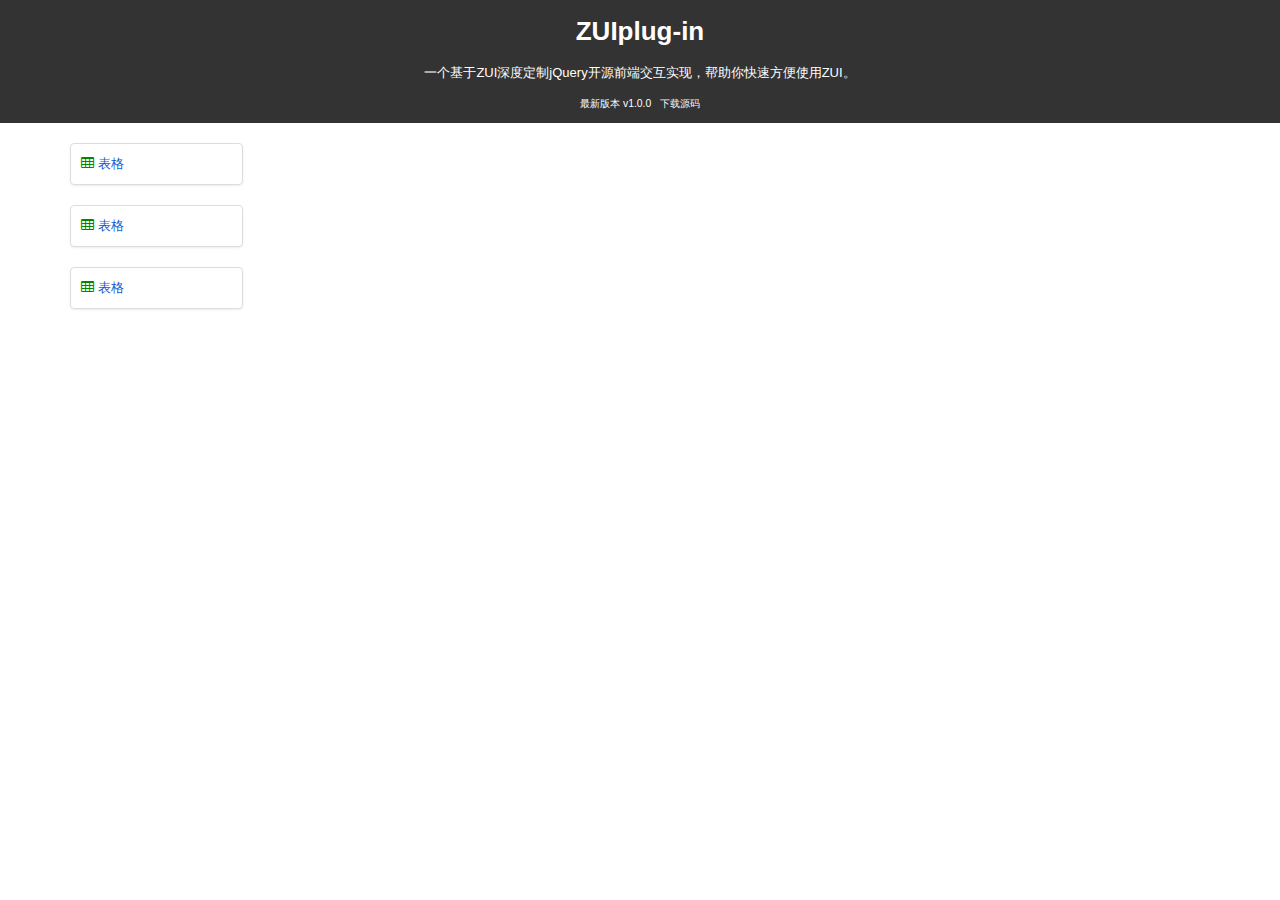
<file: index.html>
<!DOCTYPE html>
<html>
	<head>
		<meta charset="utf-8" />
		<title>ZUIJQplug-in</title>
		<link rel="stylesheet" href="css/zui.min.css" />
		<link rel="stylesheet" href="css/normalize.css" />
		<script type="text/javascript" src="lib/jquery/jquery.js" ></script>
		<style>
			.bg-primary{background-color: #333333;}
			.card-heading i{color: #008800;}
		</style>
	</head>
	<body>
		<header class="bg-primary">
			<div class="container text-center">
				<h1>ZUIplug-in</h1>
				<p>一个基于ZUI深度定制jQuery开源前端交互实现，帮助你快速方便使用ZUI。</p>			
				<p><small>最新版本 <span class="zui-version">v1.0.0</span> &nbsp; <a style="color: #f1f1f1" href="https://github.com/w89612b/ZUIJQplug-in/archive/master.zip" target="_blank">下载源码</a></small></p>
			</div>
		</header>
		<div class="container" style="padding-top:20px;">
			<div class="row">
				<div class="col col-sm-2">
					<div class="card">
						<div class="card-heading">
				          <i class="icon icon-table"></i>
				          <a class="name" href="#component/table">表格</a>
				        </div>
					</div>
					<div class="card">
						<div class="card-heading">
				          <i class="icon icon-table"></i>
				          <a class="name" href="#component/table">表格</a>
				        </div>
					</div>
					<div class="card">
						<div class="card-heading">
				          <i class="icon icon-table"></i>
				          <a class="name" href="#component/table">表格</a>
				        </div>
					</div>
				</div>
				<div class="col col-sm-2"></div>
				<div class="col col-sm-2"></div>
				<div class="col col-sm-2"></div>
			</div>
		</div>
	</body>
</html>
</file>
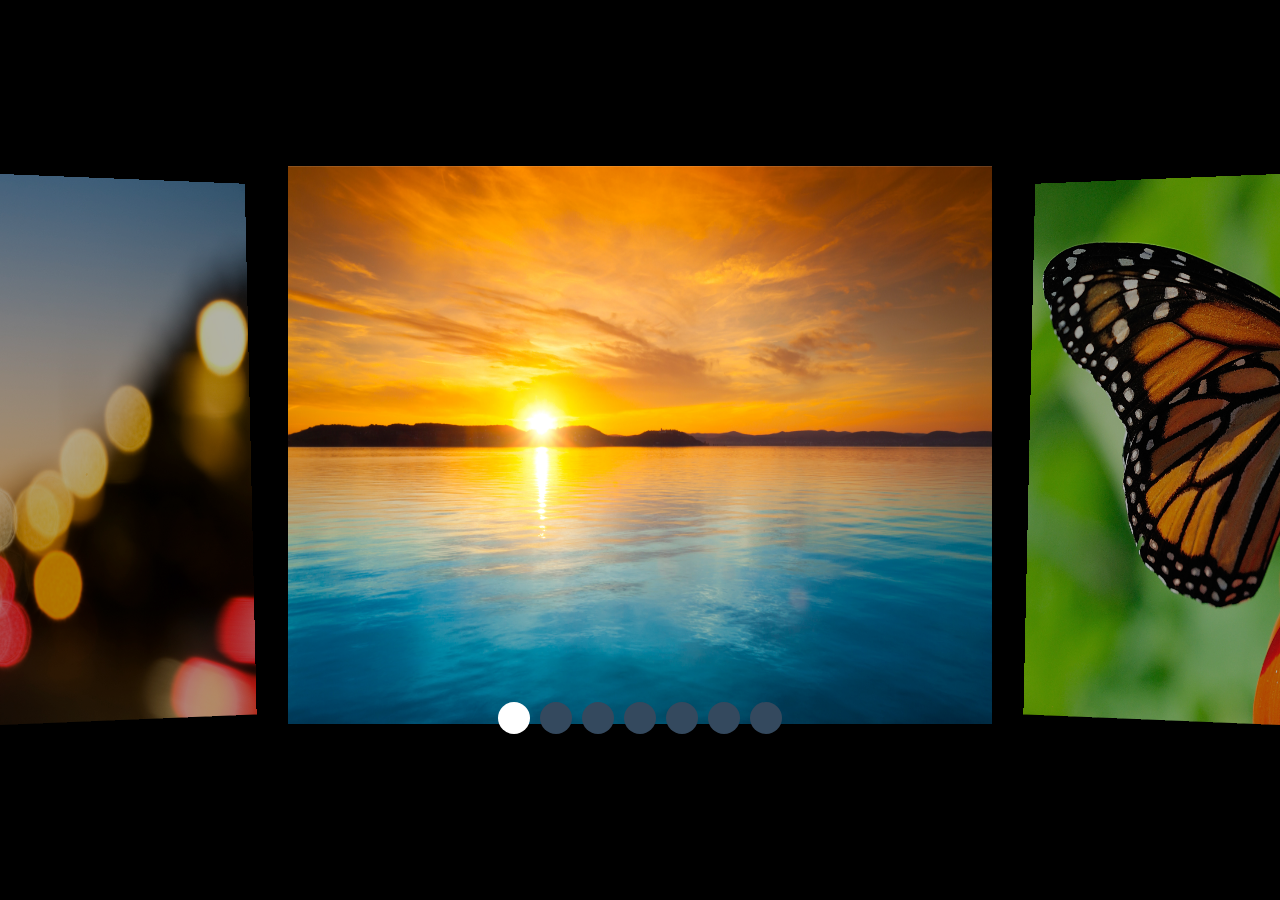
<file: imgBox/index.html>
<!DOCTYPE html>
<html lang="zh-CN">
	<head>
		<meta charset="utf-8">
		<meta http-equiv="X-UA-Compatible" content="IE=edge">
    	<meta name="viewport" content="width=device-width, initial-scale=1">
		<title></title>
		<link rel="stylesheet" type="text/css" href="style/css/normalize.css"/>
		<link rel="stylesheet" type="text/css" href="style/css/imgBox.css"/>
		<script type="text/javascript" src="style/lib/jquery/jquery.js" ></script>
		<script type="text/javascript" src="style/lib/touche.min.js" ></script>
		<script type="text/javascript" src="style/js/imgBox.js" ></script>
		<script type="text/javascript" src="style/js/yxMobileSlider.js"></script>
	</head>
	<body>
		<div class="imgBox">
			<ul class="imgList">
				<li><img src="images/8.jpg" ></li>
				<li><img src="images/2.jpg" ></li>
				<li><img src="images/7.jpg" ></li>
				<li><img src="images/8.jpg" ></li>
				<li><img src="images/2.jpg" ></li>
				<li><img src="images/7.jpg" ></li>
			</ul>
		</div>
		
		
		

	</body>
</html>
</file>
<file: imgBox/style/css/imgBox.css>
html,body{height:100%; margin:0px;  } 
div,ul,li{margin: 0;padding: 0;}
ul,li{list-style-type: none;}

.imgBox{width: 100%;height: 100%;overflow: hidden;position: relative;background: #000000;}
.imgList{width:100%; height: 63%;overflow: hidden;margin-top: 13%;}
.imgList li{width:55%; height:62%;float: left; display: none;position: absolute;}
.imgList li img{width:100%; height: 100%;}
.imgList .left{display:block;transform: perspective(600px) rotateY(5deg) rotatex(2deg);left: -34%;opacity: 0.7;filter:alpha(opacity=70);}
.imgList .middle{display:block;left: 22.5%;}
.imgList .right{display:block;transform:perspective(600px) rotateY(-5deg) rotatex(2deg);right: -34%;opacity: 0.7;filter:alpha(opacity=70);}
.dotList{position: absolute;bottom: 18%;}
.dotList .dot{display: inline-block;padding: 16px; border-radius: 50%;background: #34495E;margin: 0 5px;}
.dotList .dot.active{display: inline-block; border-radius: 50%;background: #FFFFFF;}
/*-moz-transform:rotate(0deg) skew(3deg, 0);-webkit-transform:rotate(0deg) skew(3deg, 0);-o-transform:rotate(0deg) skew(3deg, 0);*/
</file>
